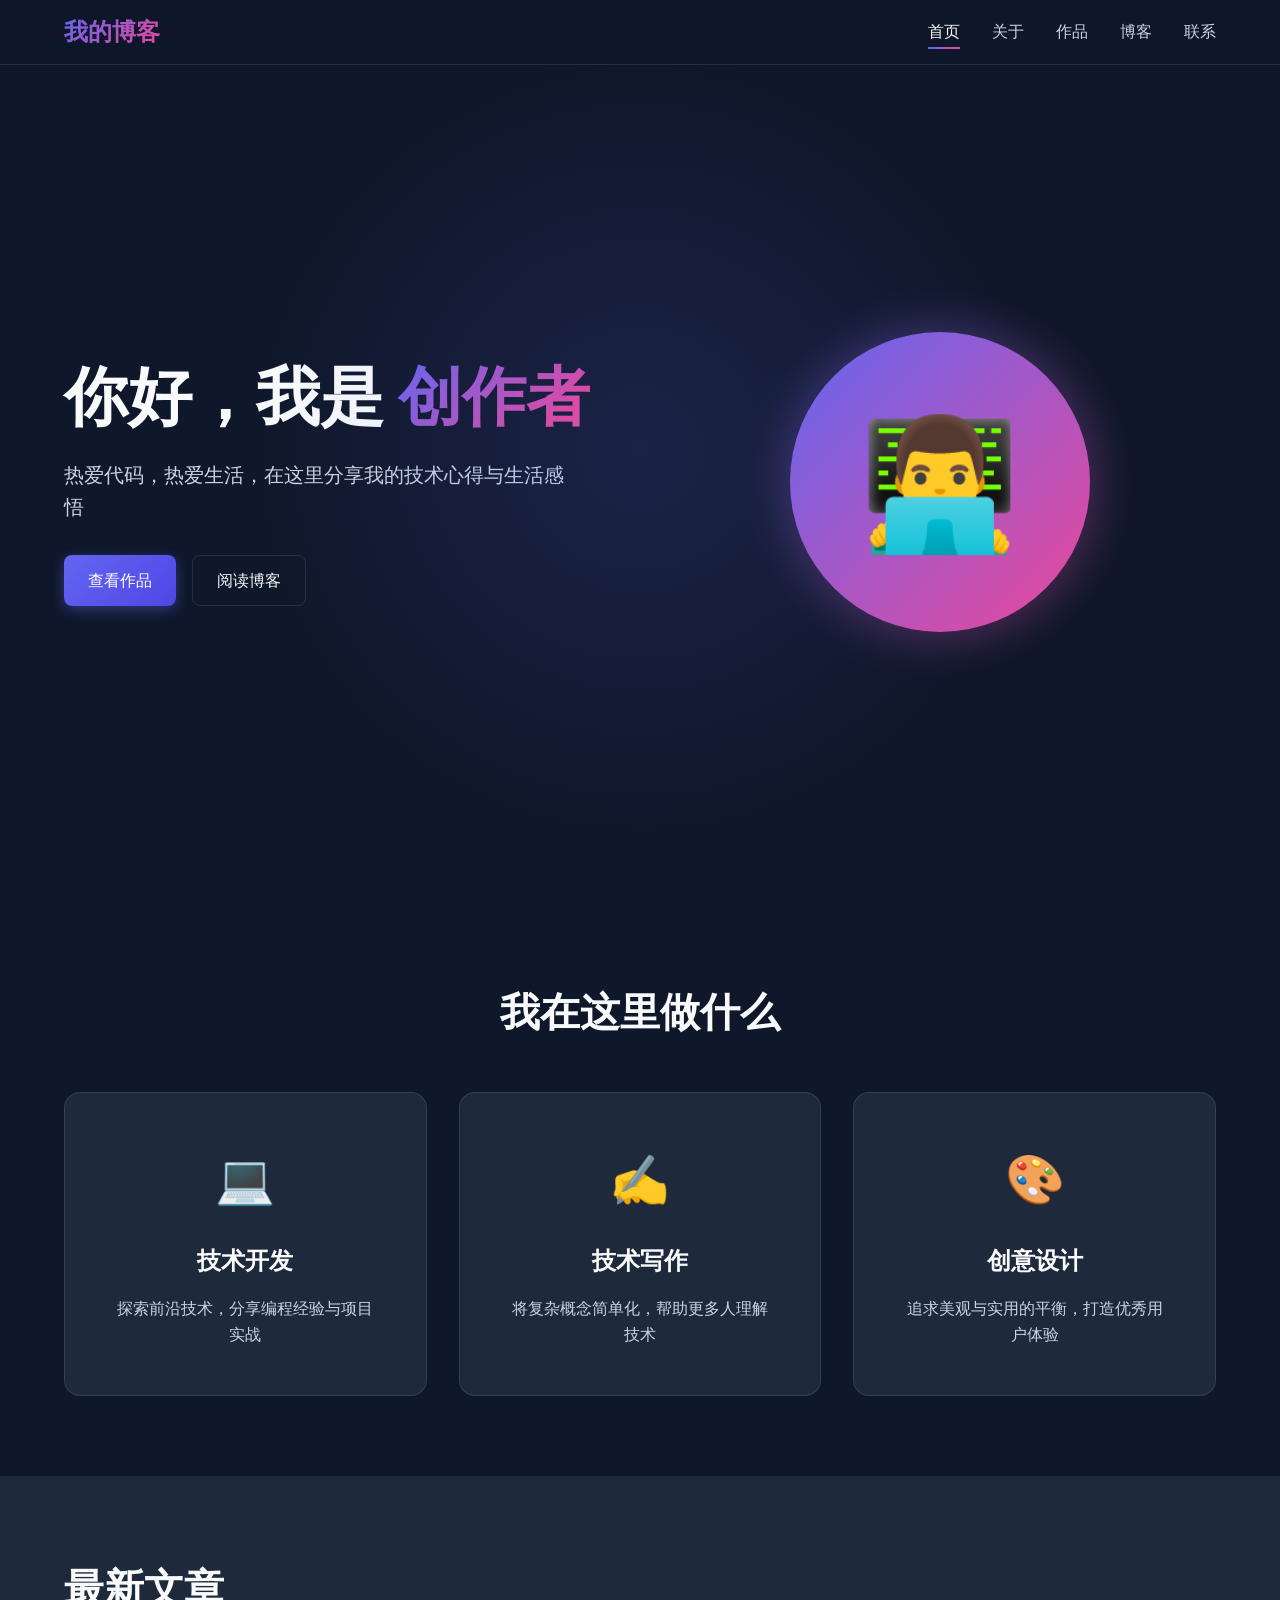
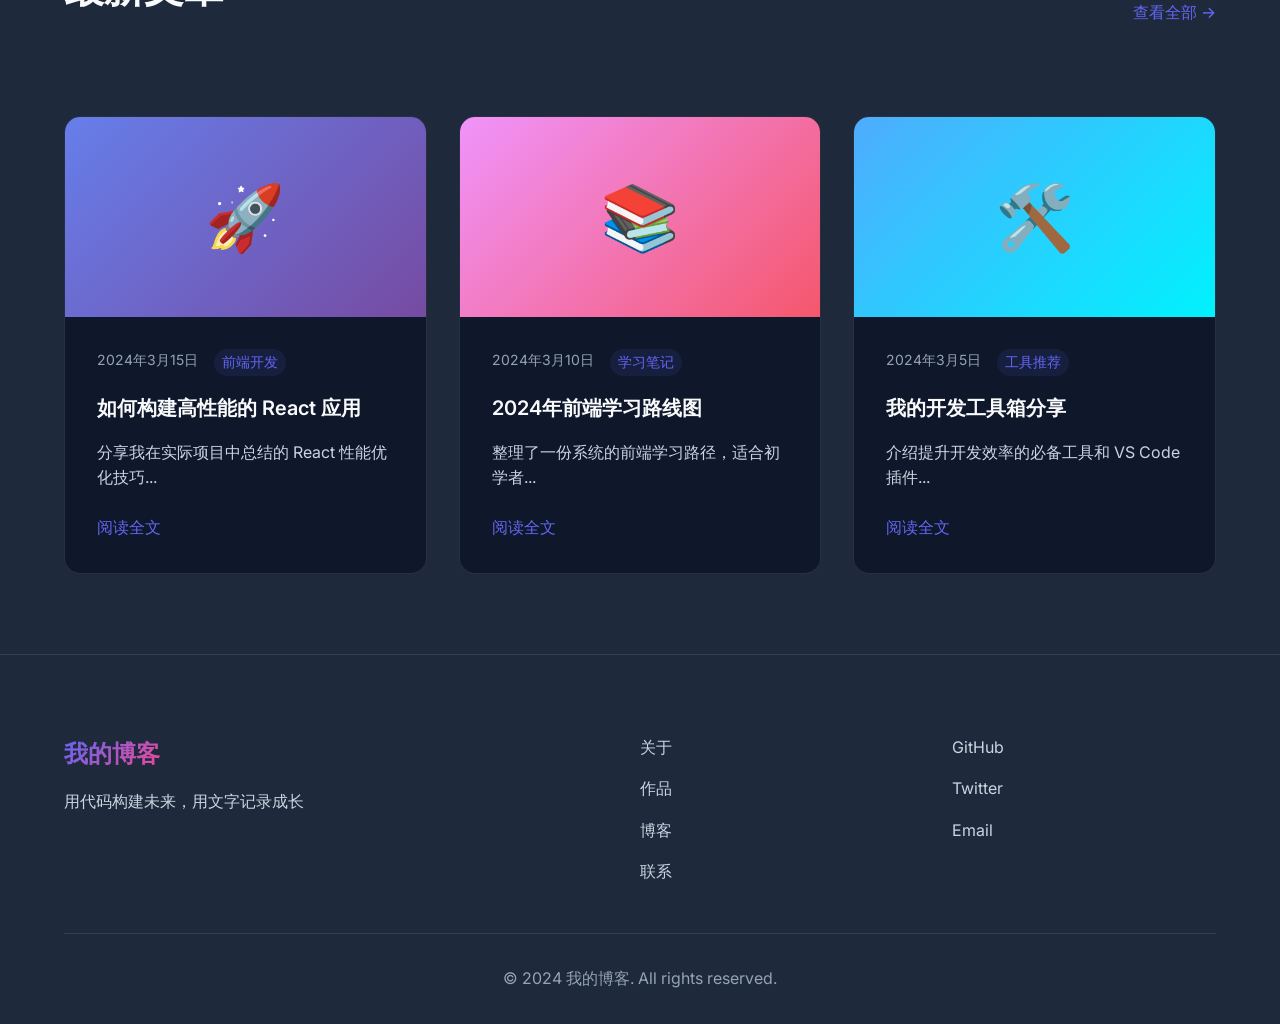
<file: index.html>
<!DOCTYPE html>
<html lang="zh-CN">
<head>
    <meta charset="UTF-8">
    <meta name="viewport" content="width=device-width, initial-scale=1.0">
    <title>我的博客 | 记录生活与代码</title>
    <link rel="stylesheet" href="css/style.css">
    <link rel="preconnect" href="https://fonts.googleapis.com">
    <link href="https://fonts.googleapis.com/css2?family=Inter:wght@300;400;500;600;700&display=swap" rel="stylesheet">
</head>
<body>
    <!-- 导航栏 -->
    <nav class="navbar">
        <div class="container">
            <a href="index.html" class="logo">我的博客</a>
            <button class="nav-toggle" aria-label="切换菜单">
                <span></span>
                <span></span>
                <span></span>
            </button>
            <ul class="nav-menu">
                <li><a href="index.html" class="active">首页</a></li>
                <li><a href="about.html">关于</a></li>
                <li><a href="projects.html">作品</a></li>
                <li><a href="blog.html">博客</a></li>
                <li><a href="contact.html">联系</a></li>
            </ul>
        </div>
    </nav>

    <!-- Hero 区域 -->
    <section class="hero">
        <div class="container">
            <div class="hero-content">
                <h1>你好，我是 <span class="gradient-text">创作者</span></h1>
                <p class="hero-subtitle">热爱代码，热爱生活，在这里分享我的技术心得与生活感悟</p>
                <div class="hero-buttons">
                    <a href="projects.html" class="btn btn-primary">查看作品</a>
                    <a href="blog.html" class="btn btn-secondary">阅读博客</a>
                </div>
            </div>
            <div class="hero-image">
                <div class="hero-avatar">
                    <span>👨‍💻</span>
                </div>
            </div>
        </div>
    </section>

    <!-- 特色介绍 -->
    <section class="features">
        <div class="container">
            <h2 class="section-title">我在这里做什么</h2>
            <div class="features-grid">
                <div class="feature-card">
                    <div class="feature-icon">💻</div>
                    <h3>技术开发</h3>
                    <p>探索前沿技术，分享编程经验与项目实战</p>
                </div>
                <div class="feature-card">
                    <div class="feature-icon">✍️</div>
                    <h3>技术写作</h3>
                    <p>将复杂概念简单化，帮助更多人理解技术</p>
                </div>
                <div class="feature-card">
                    <div class="feature-icon">🎨</div>
                    <h3>创意设计</h3>
                    <p>追求美观与实用的平衡，打造优秀用户体验</p>
                </div>
            </div>
        </div>
    </section>

    <!-- 最新文章 -->
    <section class="latest-posts">
        <div class="container">
            <div class="section-header">
                <h2 class="section-title">最新文章</h2>
                <a href="blog.html" class="view-all">查看全部 →</a>
            </div>
            <div class="posts-grid">
                <article class="post-card">
                    <div class="post-image" style="background: linear-gradient(135deg, #667eea 0%, #764ba2 100%);">
                        <span>🚀</span>
                    </div>
                    <div class="post-content">
                        <div class="post-meta">
                            <span class="post-date">2024年3月15日</span>
                            <span class="post-tag">前端开发</span>
                        </div>
                        <h3>如何构建高性能的 React 应用</h3>
                        <p>分享我在实际项目中总结的 React 性能优化技巧...</p>
                        <a href="#" class="read-more">阅读全文</a>
                    </div>
                </article>
                <article class="post-card">
                    <div class="post-image" style="background: linear-gradient(135deg, #f093fb 0%, #f5576c 100%);">
                        <span>📚</span>
                    </div>
                    <div class="post-content">
                        <div class="post-meta">
                            <span class="post-date">2024年3月10日</span>
                            <span class="post-tag">学习笔记</span>
                        </div>
                        <h3>2024年前端学习路线图</h3>
                        <p>整理了一份系统的前端学习路径，适合初学者...</p>
                        <a href="#" class="read-more">阅读全文</a>
                    </div>
                </article>
                <article class="post-card">
                    <div class="post-image" style="background: linear-gradient(135deg, #4facfe 0%, #00f2fe 100%);">
                        <span>🛠️</span>
                    </div>
                    <div class="post-content">
                        <div class="post-meta">
                            <span class="post-date">2024年3月5日</span>
                            <span class="post-tag">工具推荐</span>
                        </div>
                        <h3>我的开发工具箱分享</h3>
                        <p>介绍提升开发效率的必备工具和 VS Code 插件...</p>
                        <a href="#" class="read-more">阅读全文</a>
                    </div>
                </article>
            </div>
        </div>
    </section>

    <!-- 页脚 -->
    <footer class="footer">
        <div class="container">
            <div class="footer-content">
                <div class="footer-brand">
                    <a href="index.html" class="logo">我的博客</a>
                    <p>用代码构建未来，用文字记录成长</p>
                </div>
                <div class="footer-links">
                    <a href="about.html">关于</a>
                    <a href="projects.html">作品</a>
                    <a href="blog.html">博客</a>
                    <a href="contact.html">联系</a>
                </div>
                <div class="footer-social">
                    <a href="#" aria-label="GitHub">GitHub</a>
                    <a href="#" aria-label="Twitter">Twitter</a>
                    <a href="#" aria-label="邮箱">Email</a>
                </div>
            </div>
            <div class="footer-bottom">
                <p>&copy; 2024 我的博客. All rights reserved.</p>
            </div>
        </div>
    </footer>

    <script src="js/main.js"></script>
</body>
</html>
</file>
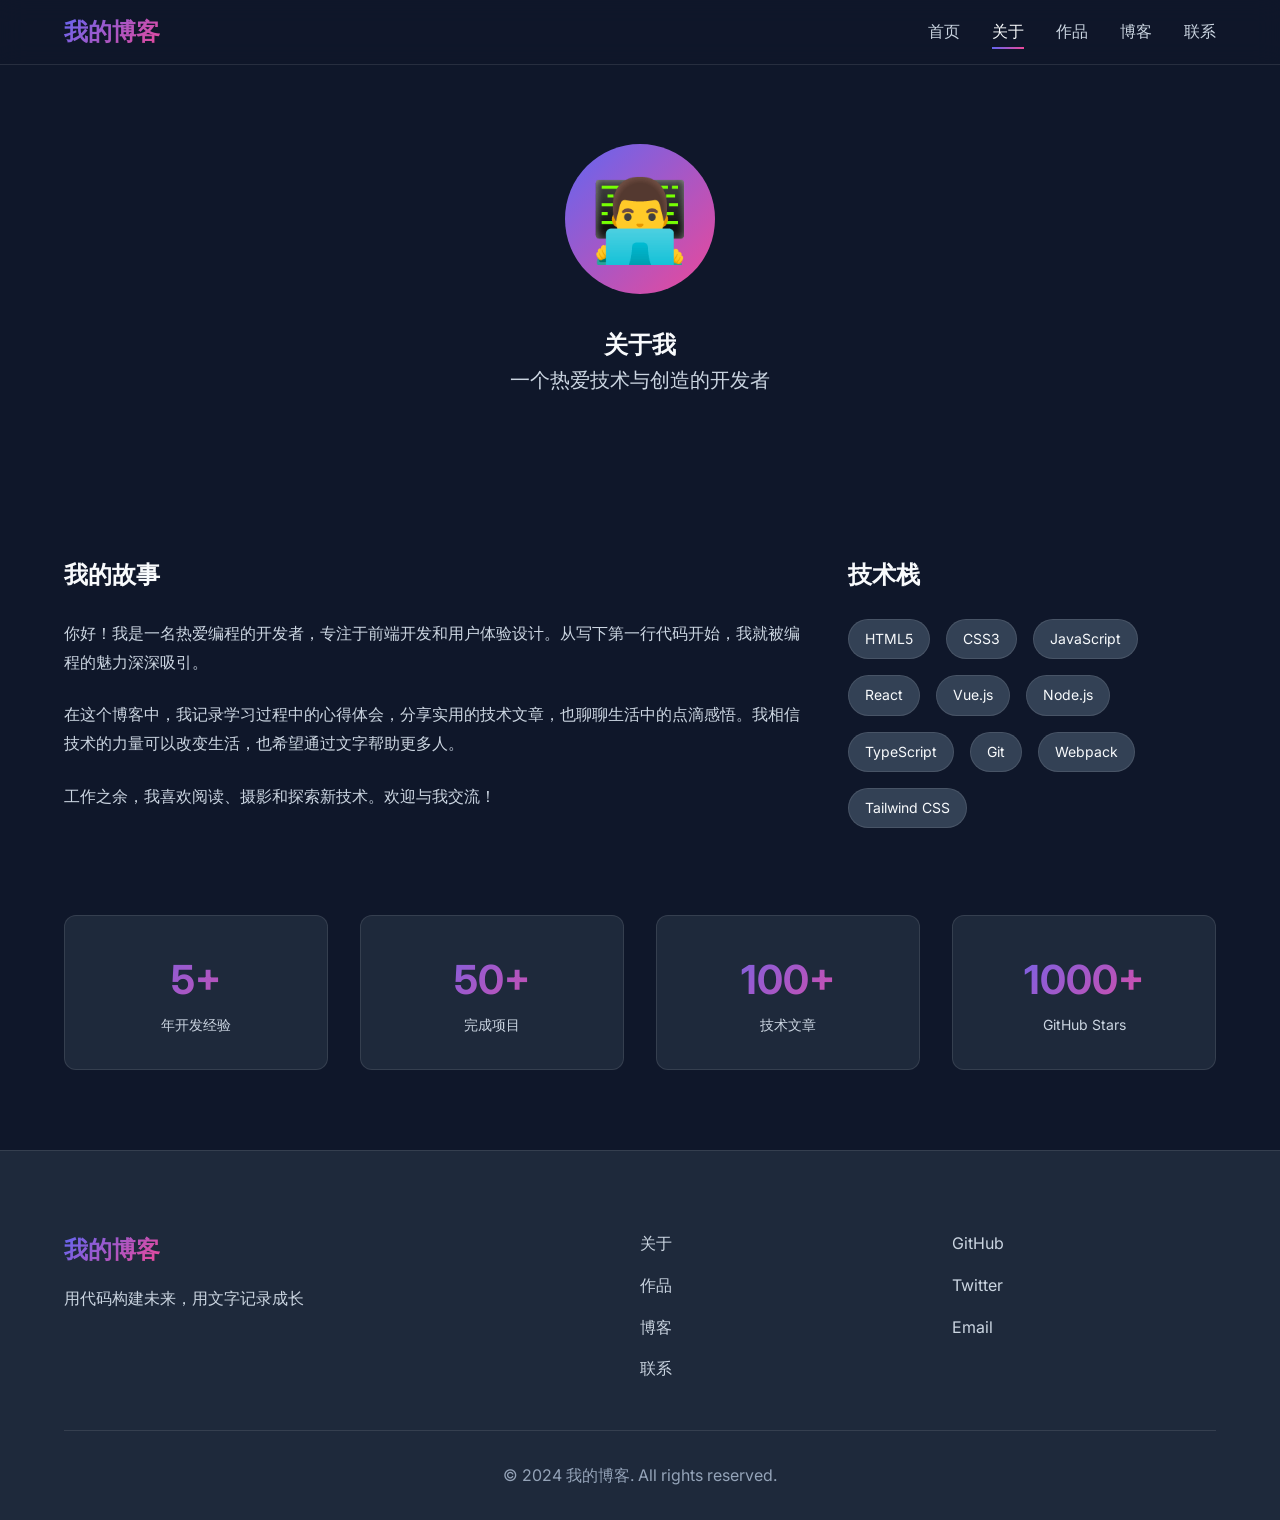
<file: about.html>
<!DOCTYPE html>
<html lang="zh-CN">
<head>
    <meta charset="UTF-8">
    <meta name="viewport" content="width=device-width, initial-scale=1.0">
    <title>关于我 | 我的博客</title>
    <link rel="stylesheet" href="css/style.css">
    <link rel="preconnect" href="https://fonts.googleapis.com">
    <link href="https://fonts.googleapis.com/css2?family=Inter:wght@300;400;500;600;700&display=swap" rel="stylesheet">
</head>
<body>
    <nav class="navbar">
        <div class="container">
            <a href="index.html" class="logo">我的博客</a>
            <button class="nav-toggle" aria-label="切换菜单">
                <span></span>
                <span></span>
                <span></span>
            </button>
            <ul class="nav-menu">
                <li><a href="index.html">首页</a></li>
                <li><a href="about.html" class="active">关于</a></li>
                <li><a href="projects.html">作品</a></li>
                <li><a href="blog.html">博客</a></li>
                <li><a href="contact.html">联系</a></li>
            </ul>
        </div>
    </nav>

    <main class="page-content">
        <section class="about-hero">
            <div class="container">
                <div class="about-header">
                    <div class="about-avatar">
                        <span>👨‍💻</span>
                    </div>
                    <h1>关于我</h1>
                    <p class="about-intro">一个热爱技术与创造的开发者</p>
                </div>
            </div>
        </section>

        <section class="about-content">
            <div class="container">
                <div class="about-grid">
                    <div class="about-story">
                        <h2>我的故事</h2>
                        <p>你好！我是一名热爱编程的开发者，专注于前端开发和用户体验设计。从写下第一行代码开始，我就被编程的魅力深深吸引。</p>
                        <p>在这个博客中，我记录学习过程中的心得体会，分享实用的技术文章，也聊聊生活中的点滴感悟。我相信技术的力量可以改变生活，也希望通过文字帮助更多人。</p>
                        <p>工作之余，我喜欢阅读、摄影和探索新技术。欢迎与我交流！</p>
                    </div>
                    <div class="about-skills">
                        <h2>技术栈</h2>
                        <div class="skill-tags">
                            <span class="skill-tag">HTML5</span>
                            <span class="skill-tag">CSS3</span>
                            <span class="skill-tag">JavaScript</span>
                            <span class="skill-tag">React</span>
                            <span class="skill-tag">Vue.js</span>
                            <span class="skill-tag">Node.js</span>
                            <span class="skill-tag">TypeScript</span>
                            <span class="skill-tag">Git</span>
                            <span class="skill-tag">Webpack</span>
                            <span class="skill-tag">Tailwind CSS</span>
                        </div>
                    </div>
                </div>

                <div class="about-stats">
                    <div class="stat-item">
                        <span class="stat-number">5+</span>
                        <span class="stat-label">年开发经验</span>
                    </div>
                    <div class="stat-item">
                        <span class="stat-number">50+</span>
                        <span class="stat-label">完成项目</span>
                    </div>
                    <div class="stat-item">
                        <span class="stat-number">100+</span>
                        <span class="stat-label">技术文章</span>
                    </div>
                    <div class="stat-item">
                        <span class="stat-number">1000+</span>
                        <span class="stat-label">GitHub Stars</span>
                    </div>
                </div>
            </div>
        </section>
    </main>

    <footer class="footer">
        <div class="container">
            <div class="footer-content">
                <div class="footer-brand">
                    <a href="index.html" class="logo">我的博客</a>
                    <p>用代码构建未来，用文字记录成长</p>
                </div>
                <div class="footer-links">
                    <a href="about.html">关于</a>
                    <a href="projects.html">作品</a>
                    <a href="blog.html">博客</a>
                    <a href="contact.html">联系</a>
                </div>
                <div class="footer-social">
                    <a href="#">GitHub</a>
                    <a href="#">Twitter</a>
                    <a href="#">Email</a>
                </div>
            </div>
            <div class="footer-bottom">
                <p>&copy; 2024 我的博客. All rights reserved.</p>
            </div>
        </div>
    </footer>

    <script src="js/main.js"></script>
</body>
</html>
</file>
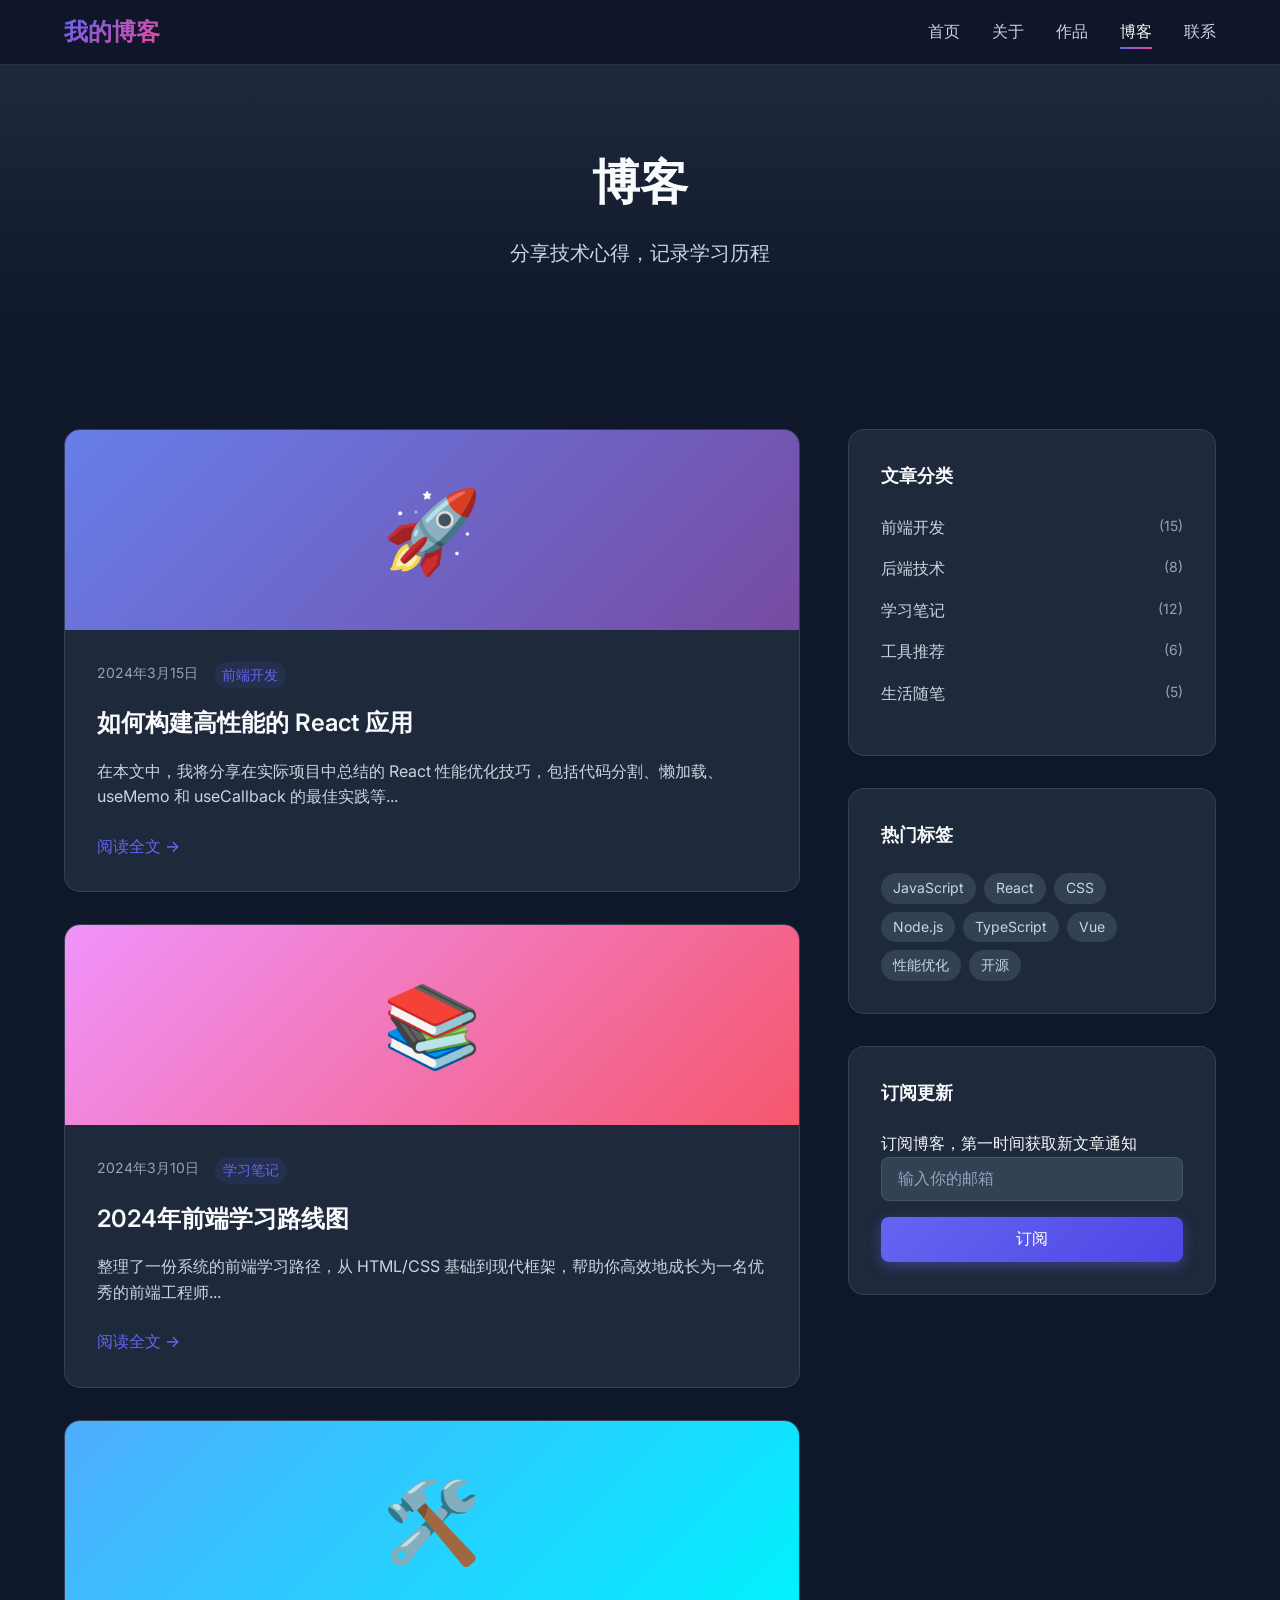
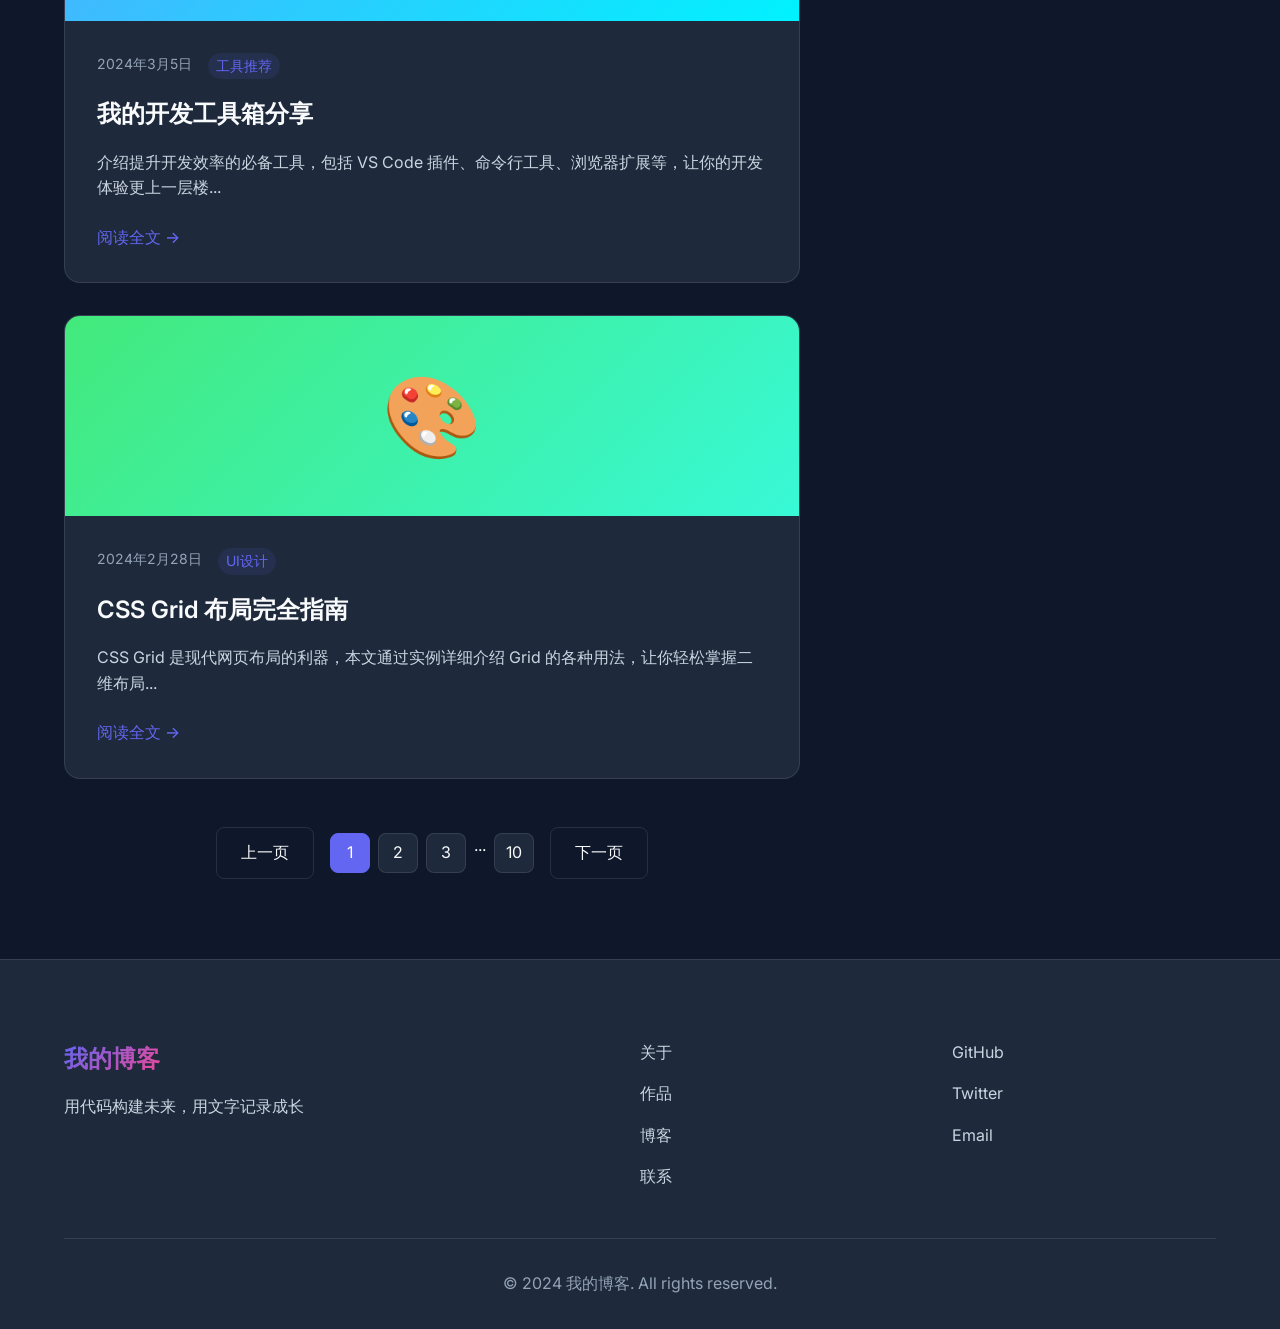
<file: blog.html>
<!DOCTYPE html>
<html lang="zh-CN">
<head>
    <meta charset="UTF-8">
    <meta name="viewport" content="width=device-width, initial-scale=1.0">
    <title>博客 | 我的博客</title>
    <link rel="stylesheet" href="css/style.css">
    <link rel="preconnect" href="https://fonts.googleapis.com">
    <link href="https://fonts.googleapis.com/css2?family=Inter:wght@300;400;500;600;700&display=swap" rel="stylesheet">
</head>
<body>
    <nav class="navbar">
        <div class="container">
            <a href="index.html" class="logo">我的博客</a>
            <button class="nav-toggle" aria-label="切换菜单">
                <span></span>
                <span></span>
                <span></span>
            </button>
            <ul class="nav-menu">
                <li><a href="index.html">首页</a></li>
                <li><a href="about.html">关于</a></li>
                <li><a href="projects.html">作品</a></li>
                <li><a href="blog.html" class="active">博客</a></li>
                <li><a href="contact.html">联系</a></li>
            </ul>
        </div>
    </nav>

    <main class="page-content">
        <section class="page-header">
            <div class="container">
                <h1>博客</h1>
                <p>分享技术心得，记录学习历程</p>
            </div>
        </section>

        <section class="blog-section">
            <div class="container">
                <div class="blog-layout">
                    <div class="blog-main">
                        <article class="blog-post">
                            <div class="post-thumbnail" style="background: linear-gradient(135deg, #667eea 0%, #764ba2 100%);">
                                <span>🚀</span>
                            </div>
                            <div class="post-body">
                                <div class="post-meta">
                                    <span class="post-date">2024年3月15日</span>
                                    <span class="post-tag">前端开发</span>
                                </div>
                                <h2><a href="#">如何构建高性能的 React 应用</a></h2>
                                <p>在本文中，我将分享在实际项目中总结的 React 性能优化技巧，包括代码分割、懒加载、useMemo 和 useCallback 的最佳实践等...</p>
                                <a href="#" class="read-more">阅读全文 →</a>
                            </div>
                        </article>

                        <article class="blog-post">
                            <div class="post-thumbnail" style="background: linear-gradient(135deg, #f093fb 0%, #f5576c 100%);">
                                <span>📚</span>
                            </div>
                            <div class="post-body">
                                <div class="post-meta">
                                    <span class="post-date">2024年3月10日</span>
                                    <span class="post-tag">学习笔记</span>
                                </div>
                                <h2><a href="#">2024年前端学习路线图</a></h2>
                                <p>整理了一份系统的前端学习路径，从 HTML/CSS 基础到现代框架，帮助你高效地成长为一名优秀的前端工程师...</p>
                                <a href="#" class="read-more">阅读全文 →</a>
                            </div>
                        </article>

                        <article class="blog-post">
                            <div class="post-thumbnail" style="background: linear-gradient(135deg, #4facfe 0%, #00f2fe 100%);">
                                <span>🛠️</span>
                            </div>
                            <div class="post-body">
                                <div class="post-meta">
                                    <span class="post-date">2024年3月5日</span>
                                    <span class="post-tag">工具推荐</span>
                                </div>
                                <h2><a href="#">我的开发工具箱分享</a></h2>
                                <p>介绍提升开发效率的必备工具，包括 VS Code 插件、命令行工具、浏览器扩展等，让你的开发体验更上一层楼...</p>
                                <a href="#" class="read-more">阅读全文 →</a>
                            </div>
                        </article>

                        <article class="blog-post">
                            <div class="post-thumbnail" style="background: linear-gradient(135deg, #43e97b 0%, #38f9d7 100%);">
                                <span>🎨</span>
                            </div>
                            <div class="post-body">
                                <div class="post-meta">
                                    <span class="post-date">2024年2月28日</span>
                                    <span class="post-tag">UI设计</span>
                                </div>
                                <h2><a href="#">CSS Grid 布局完全指南</a></h2>
                                <p>CSS Grid 是现代网页布局的利器，本文通过实例详细介绍 Grid 的各种用法，让你轻松掌握二维布局...</p>
                                <a href="#" class="read-more">阅读全文 →</a>
                            </div>
                        </article>

                        <div class="pagination">
                            <a href="#" class="btn btn-secondary">上一页</a>
                            <span class="page-numbers">
                                <a href="#" class="active">1</a>
                                <a href="#">2</a>
                                <a href="#">3</a>
                                <span>...</span>
                                <a href="#">10</a>
                            </span>
                            <a href="#" class="btn btn-secondary">下一页</a>
                        </div>
                    </div>

                    <aside class="blog-sidebar">
                        <div class="sidebar-widget">
                            <h3>文章分类</h3>
                            <ul class="category-list">
                                <li><a href="#">前端开发 <span>(15)</span></a></li>
                                <li><a href="#">后端技术 <span>(8)</span></a></li>
                                <li><a href="#">学习笔记 <span>(12)</span></a></li>
                                <li><a href="#">工具推荐 <span>(6)</span></a></li>
                                <li><a href="#">生活随笔 <span>(5)</span></a></li>
                            </ul>
                        </div>

                        <div class="sidebar-widget">
                            <h3>热门标签</h3>
                            <div class="tag-cloud">
                                <a href="#" class="tag">JavaScript</a>
                                <a href="#" class="tag">React</a>
                                <a href="#" class="tag">CSS</a>
                                <a href="#" class="tag">Node.js</a>
                                <a href="#" class="tag">TypeScript</a>
                                <a href="#" class="tag">Vue</a>
                                <a href="#" class="tag">性能优化</a>
                                <a href="#" class="tag">开源</a>
                            </div>
                        </div>

                        <div class="sidebar-widget">
                            <h3>订阅更新</h3>
                            <p>订阅博客，第一时间获取新文章通知</p>
                            <form class="subscribe-form">
                                <input type="email" placeholder="输入你的邮箱" required>
                                <button type="submit" class="btn btn-primary">订阅</button>
                            </form>
                        </div>
                    </aside>
                </div>
            </div>
        </section>
    </main>

    <footer class="footer">
        <div class="container">
            <div class="footer-content">
                <div class="footer-brand">
                    <a href="index.html" class="logo">我的博客</a>
                    <p>用代码构建未来，用文字记录成长</p>
                </div>
                <div class="footer-links">
                    <a href="about.html">关于</a>
                    <a href="projects.html">作品</a>
                    <a href="blog.html">博客</a>
                    <a href="contact.html">联系</a>
                </div>
                <div class="footer-social">
                    <a href="#">GitHub</a>
                    <a href="#">Twitter</a>
                    <a href="#">Email</a>
                </div>
            </div>
            <div class="footer-bottom">
                <p>&copy; 2024 我的博客. All rights reserved.</p>
            </div>
        </div>
    </footer>

    <script src="js/main.js"></script>
</body>
</html>
</file>
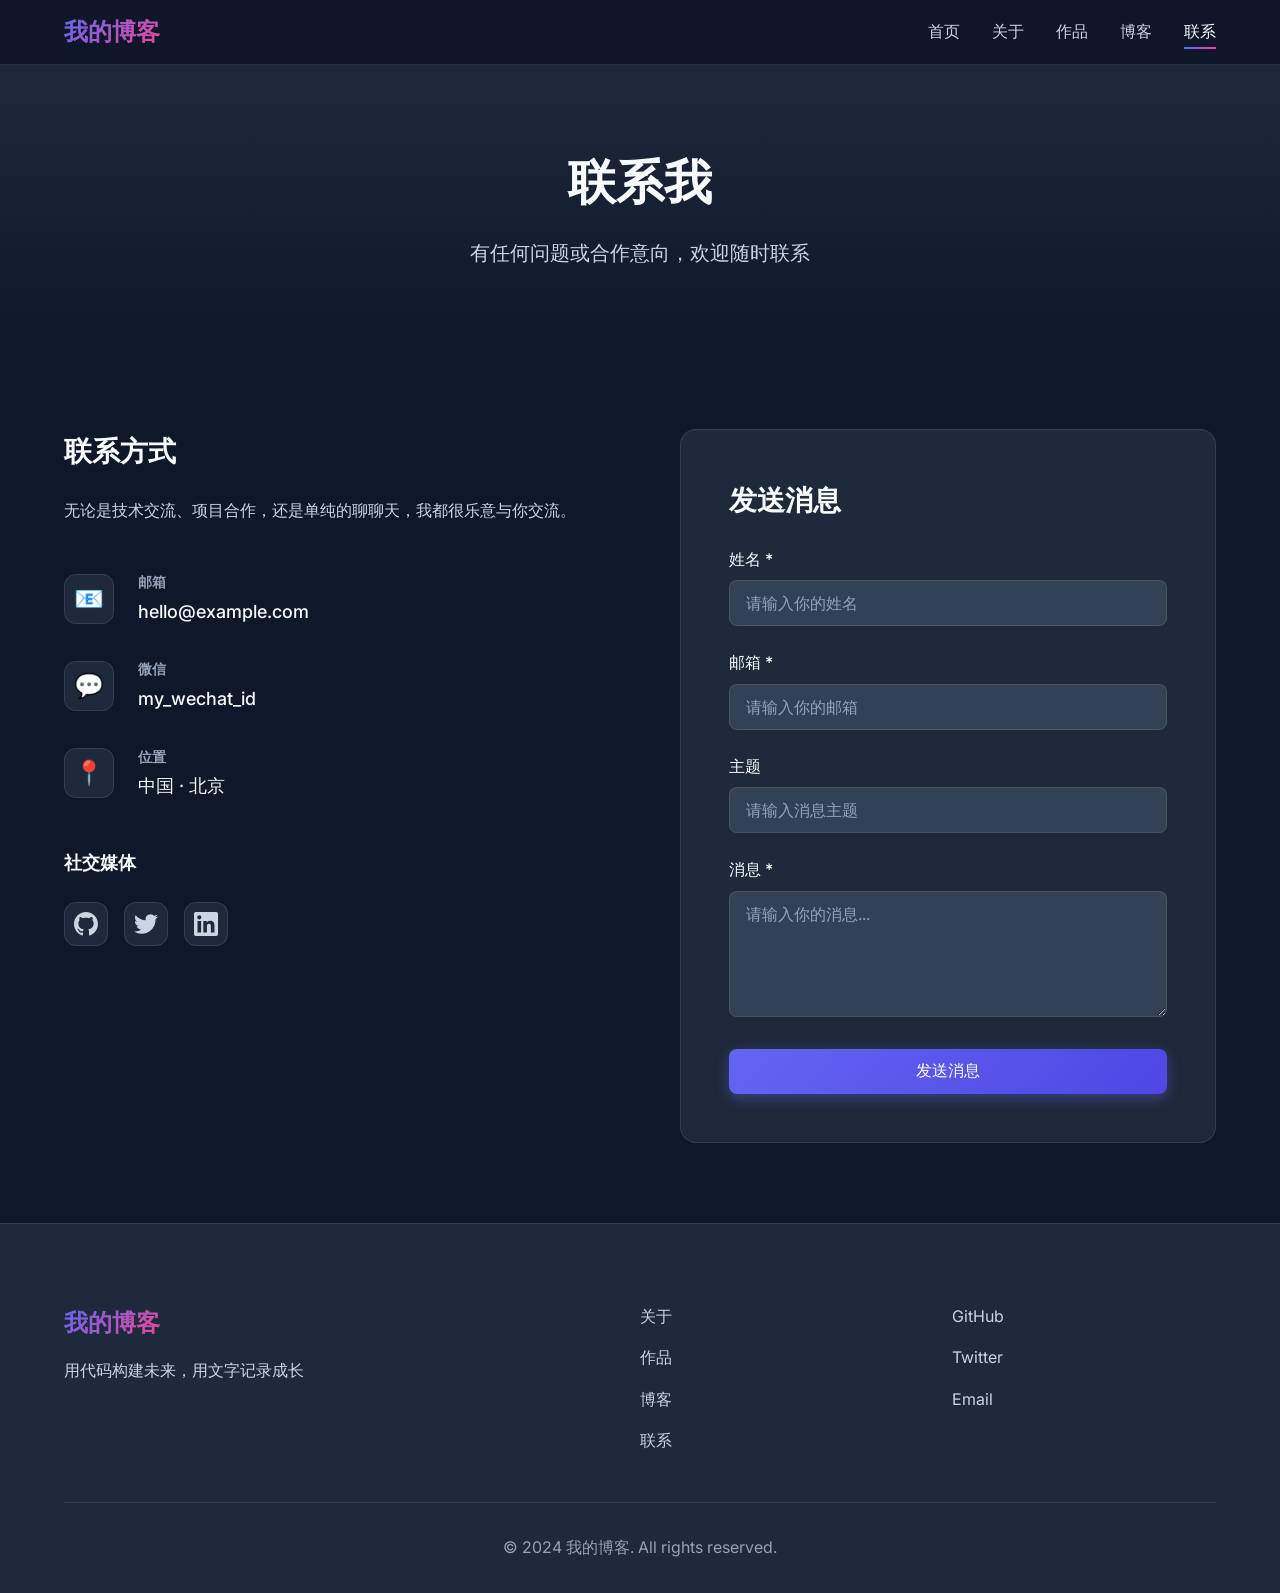
<file: contact.html>
<!DOCTYPE html>
<html lang="zh-CN">
<head>
    <meta charset="UTF-8">
    <meta name="viewport" content="width=device-width, initial-scale=1.0">
    <title>联系我 | 我的博客</title>
    <link rel="stylesheet" href="css/style.css">
    <link rel="preconnect" href="https://fonts.googleapis.com">
    <link href="https://fonts.googleapis.com/css2?family=Inter:wght@300;400;500;600;700&display=swap" rel="stylesheet">
</head>
<body>
    <nav class="navbar">
        <div class="container">
            <a href="index.html" class="logo">我的博客</a>
            <button class="nav-toggle" aria-label="切换菜单">
                <span></span>
                <span></span>
                <span></span>
            </button>
            <ul class="nav-menu">
                <li><a href="index.html">首页</a></li>
                <li><a href="about.html">关于</a></li>
                <li><a href="projects.html">作品</a></li>
                <li><a href="blog.html">博客</a></li>
                <li><a href="contact.html" class="active">联系</a></li>
            </ul>
        </div>
    </nav>

    <main class="page-content">
        <section class="page-header">
            <div class="container">
                <h1>联系我</h1>
                <p>有任何问题或合作意向，欢迎随时联系</p>
            </div>
        </section>

        <section class="contact-section">
            <div class="container">
                <div class="contact-grid">
                    <div class="contact-info">
                        <h2>联系方式</h2>
                        <p>无论是技术交流、项目合作，还是单纯的聊聊天，我都很乐意与你交流。</p>
                        
                        <div class="contact-methods">
                            <div class="contact-item">
                                <div class="contact-icon">📧</div>
                                <div class="contact-detail">
                                    <h3>邮箱</h3>
                                    <p>hello@example.com</p>
                                </div>
                            </div>
                            <div class="contact-item">
                                <div class="contact-icon">💬</div>
                                <div class="contact-detail">
                                    <h3>微信</h3>
                                    <p>my_wechat_id</p>
                                </div>
                            </div>
                            <div class="contact-item">
                                <div class="contact-icon">📍</div>
                                <div class="contact-detail">
                                    <h3>位置</h3>
                                    <p>中国 · 北京</p>
                                </div>
                            </div>
                        </div>

                        <div class="social-links">
                            <h3>社交媒体</h3>
                            <div class="social-icons">
                                <a href="#" class="social-icon" aria-label="GitHub">
                                    <svg width="24" height="24" viewBox="0 0 24 24" fill="currentColor">
                                        <path d="M12 0c-6.626 0-12 5.373-12 12 0 5.302 3.438 9.8 8.207 11.387.599.111.793-.261.793-.577v-2.234c-3.338.726-4.033-1.416-4.033-1.416-.546-1.387-1.333-1.756-1.333-1.756-1.089-.745.083-.729.083-.729 1.205.084 1.839 1.237 1.839 1.237 1.07 1.834 2.807 1.304 3.492.997.107-.775.418-1.305.762-1.604-2.665-.305-5.467-1.334-5.467-5.931 0-1.311.469-2.381 1.236-3.221-.124-.303-.535-1.524.117-3.176 0 0 1.008-.322 3.301 1.23.957-.266 1.983-.399 3.003-.404 1.02.005 2.047.138 3.006.404 2.291-1.552 3.297-1.23 3.297-1.23.653 1.653.242 2.874.118 3.176.77.84 1.235 1.911 1.235 3.221 0 4.609-2.807 5.624-5.479 5.921.43.372.823 1.102.823 2.222v3.293c0 .319.192.694.801.576 4.765-1.589 8.199-6.086 8.199-11.386 0-6.627-5.373-12-12-12z"/>
                                    </svg>
                                </a>
                                <a href="#" class="social-icon" aria-label="Twitter">
                                    <svg width="24" height="24" viewBox="0 0 24 24" fill="currentColor">
                                        <path d="M23.953 4.57a10 10 0 01-2.825.775 4.958 4.958 0 002.163-2.723c-.951.555-2.005.959-3.127 1.184a4.92 4.92 0 00-8.384 4.482C7.69 8.095 4.067 6.13 1.64 3.162a4.822 4.822 0 00-.666 2.475c0 1.71.87 3.213 2.188 4.096a4.904 4.904 0 01-2.228-.616v.06a4.923 4.923 0 003.946 4.827 4.996 4.996 0 01-2.212.085 4.936 4.936 0 004.604 3.417 9.867 9.867 0 01-6.102 2.105c-.39 0-.779-.023-1.17-.067a13.995 13.995 0 007.557 2.209c9.053 0 13.998-7.496 13.998-13.985 0-.21 0-.42-.015-.63A9.935 9.935 0 0024 4.59z"/>
                                    </svg>
                                </a>
                                <a href="#" class="social-icon" aria-label="LinkedIn">
                                    <svg width="24" height="24" viewBox="0 0 24 24" fill="currentColor">
                                        <path d="M20.447 20.452h-3.554v-5.569c0-1.328-.027-3.037-1.852-3.037-1.853 0-2.136 1.445-2.136 2.939v5.667H9.351V9h3.414v1.561h.046c.477-.9 1.637-1.85 3.37-1.85 3.601 0 4.267 2.37 4.267 5.455v6.286zM5.337 7.433c-1.144 0-2.063-.926-2.063-2.065 0-1.138.92-2.063 2.063-2.063 1.14 0 2.064.925 2.064 2.063 0 1.139-.925 2.065-2.064 2.065zm1.782 13.019H3.555V9h3.564v11.452zM22.225 0H1.771C.792 0 0 .774 0 1.729v20.542C0 23.227.792 24 1.771 24h20.451C23.2 24 24 23.227 24 22.271V1.729C24 .774 23.2 0 22.222 0h.003z"/>
                                    </svg>
                                </a>
                            </div>
                        </div>
                    </div>

                    <div class="contact-form-wrapper">
                        <h2>发送消息</h2>
                        <form class="contact-form" id="contactForm">
                            <div class="form-group">
                                <label for="name">姓名 *</label>
                                <input type="text" id="name" name="name" required placeholder="请输入你的姓名">
                            </div>
                            <div class="form-group">
                                <label for="email">邮箱 *</label>
                                <input type="email" id="email" name="email" required placeholder="请输入你的邮箱">
                            </div>
                            <div class="form-group">
                                <label for="subject">主题</label>
                                <input type="text" id="subject" name="subject" placeholder="请输入消息主题">
                            </div>
                            <div class="form-group">
                                <label for="message">消息 *</label>
                                <textarea id="message" name="message" rows="5" required placeholder="请输入你的消息..."></textarea>
                            </div>
                            <button type="submit" class="btn btn-primary btn-block">发送消息</button>
                        </form>
                    </div>
                </div>
            </div>
        </section>
    </main>

    <footer class="footer">
        <div class="container">
            <div class="footer-content">
                <div class="footer-brand">
                    <a href="index.html" class="logo">我的博客</a>
                    <p>用代码构建未来，用文字记录成长</p>
                </div>
                <div class="footer-links">
                    <a href="about.html">关于</a>
                    <a href="projects.html">作品</a>
                    <a href="blog.html">博客</a>
                    <a href="contact.html">联系</a>
                </div>
                <div class="footer-social">
                    <a href="#">GitHub</a>
                    <a href="#">Twitter</a>
                    <a href="#">Email</a>
                </div>
            </div>
            <div class="footer-bottom">
                <p>&copy; 2024 我的博客. All rights reserved.</p>
            </div>
        </div>
    </footer>

    <script src="js/main.js"></script>
</body>
</html>
</file>
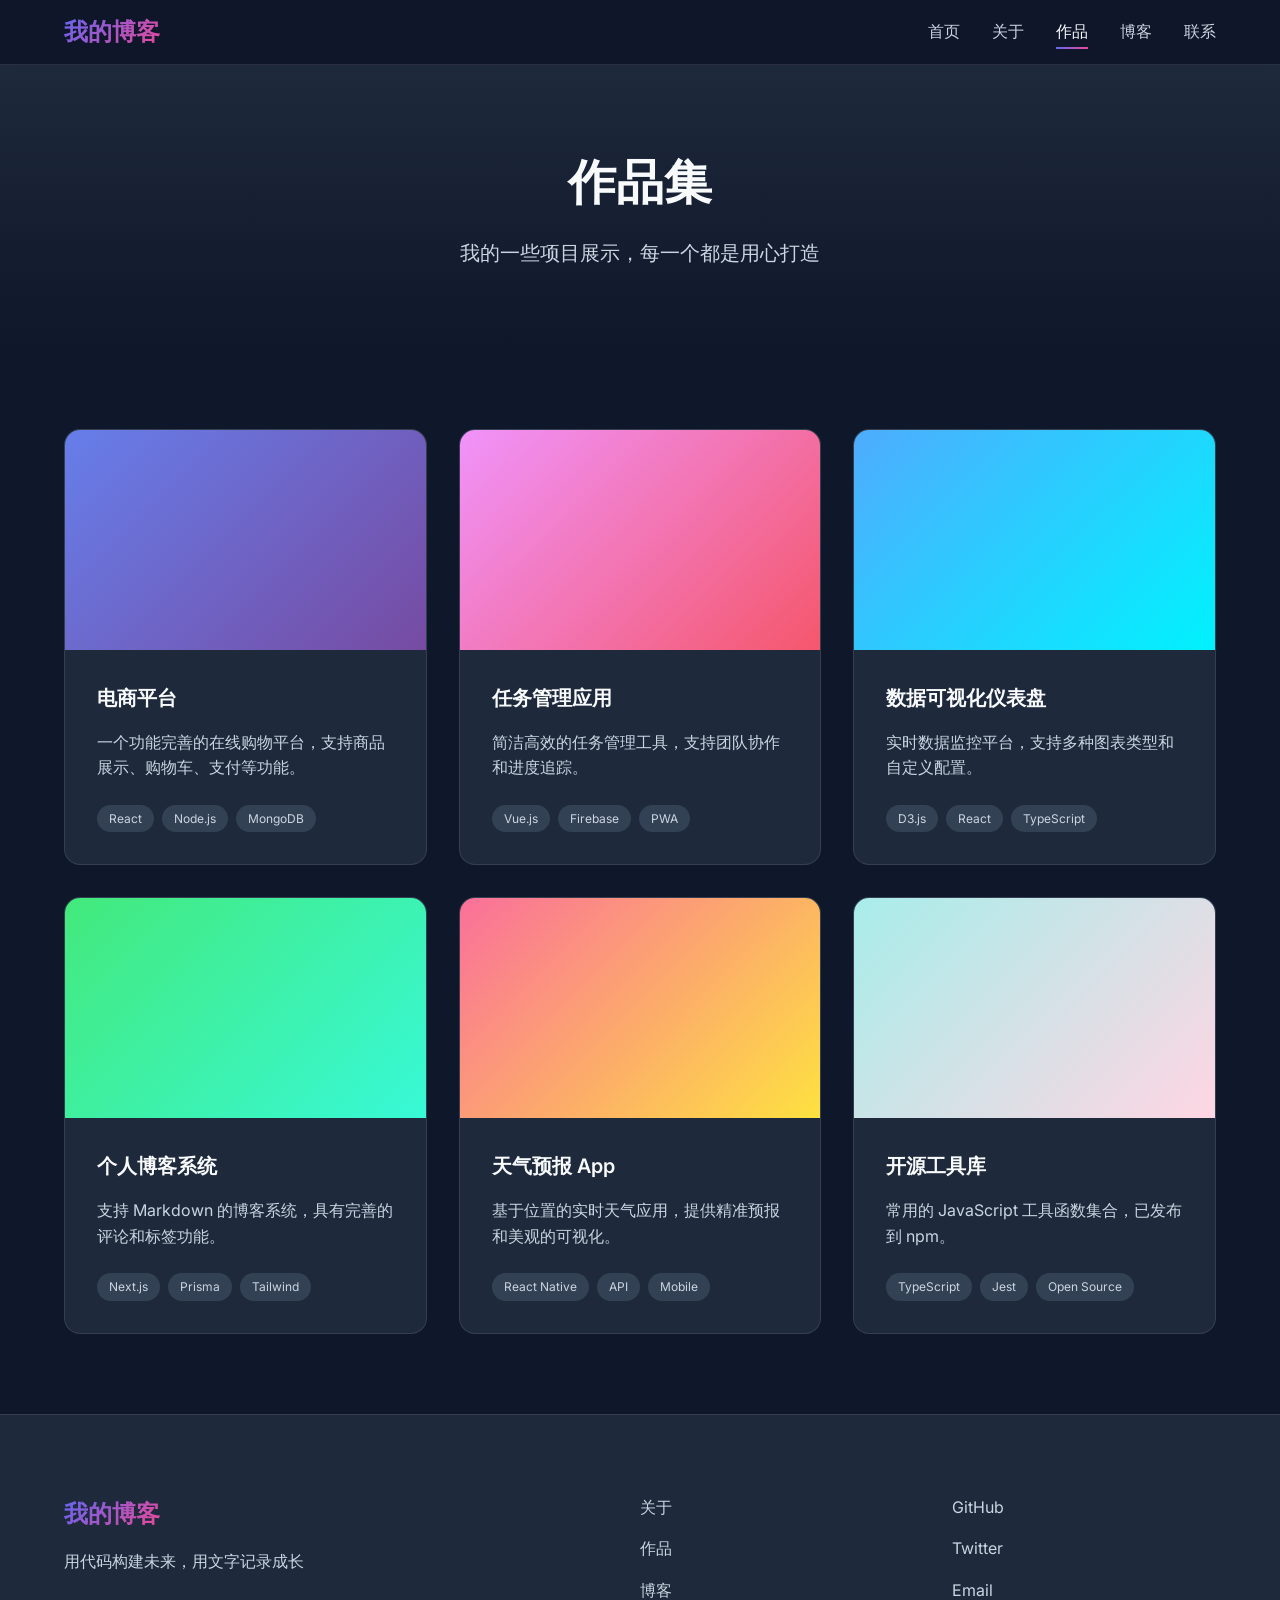
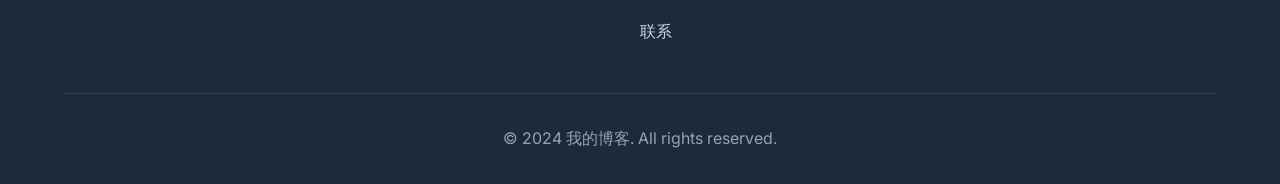
<file: projects.html>
<!DOCTYPE html>
<html lang="zh-CN">
<head>
    <meta charset="UTF-8">
    <meta name="viewport" content="width=device-width, initial-scale=1.0">
    <title>作品集 | 我的博客</title>
    <link rel="stylesheet" href="css/style.css">
    <link rel="preconnect" href="https://fonts.googleapis.com">
    <link href="https://fonts.googleapis.com/css2?family=Inter:wght@300;400;500;600;700&display=swap" rel="stylesheet">
</head>
<body>
    <nav class="navbar">
        <div class="container">
            <a href="index.html" class="logo">我的博客</a>
            <button class="nav-toggle" aria-label="切换菜单">
                <span></span>
                <span></span>
                <span></span>
            </button>
            <ul class="nav-menu">
                <li><a href="index.html">首页</a></li>
                <li><a href="about.html">关于</a></li>
                <li><a href="projects.html" class="active">作品</a></li>
                <li><a href="blog.html">博客</a></li>
                <li><a href="contact.html">联系</a></li>
            </ul>
        </div>
    </nav>

    <main class="page-content">
        <section class="page-header">
            <div class="container">
                <h1>作品集</h1>
                <p>我的一些项目展示，每一个都是用心打造</p>
            </div>
        </section>

        <section class="projects-section">
            <div class="container">
                <div class="projects-grid">
                    <article class="project-card">
                        <div class="project-image" style="background: linear-gradient(135deg, #667eea 0%, #764ba2 100%);">
                            <div class="project-overlay">
                                <a href="#" class="btn btn-light">查看项目</a>
                            </div>
                        </div>
                        <div class="project-content">
                            <h3>电商平台</h3>
                            <p>一个功能完善的在线购物平台，支持商品展示、购物车、支付等功能。</p>
                            <div class="project-tags">
                                <span>React</span>
                                <span>Node.js</span>
                                <span>MongoDB</span>
                            </div>
                        </div>
                    </article>

                    <article class="project-card">
                        <div class="project-image" style="background: linear-gradient(135deg, #f093fb 0%, #f5576c 100%);">
                            <div class="project-overlay">
                                <a href="#" class="btn btn-light">查看项目</a>
                            </div>
                        </div>
                        <div class="project-content">
                            <h3>任务管理应用</h3>
                            <p>简洁高效的任务管理工具，支持团队协作和进度追踪。</p>
                            <div class="project-tags">
                                <span>Vue.js</span>
                                <span>Firebase</span>
                                <span>PWA</span>
                            </div>
                        </div>
                    </article>

                    <article class="project-card">
                        <div class="project-image" style="background: linear-gradient(135deg, #4facfe 0%, #00f2fe 100%);">
                            <div class="project-overlay">
                                <a href="#" class="btn btn-light">查看项目</a>
                            </div>
                        </div>
                        <div class="project-content">
                            <h3>数据可视化仪表盘</h3>
                            <p>实时数据监控平台，支持多种图表类型和自定义配置。</p>
                            <div class="project-tags">
                                <span>D3.js</span>
                                <span>React</span>
                                <span>TypeScript</span>
                            </div>
                        </div>
                    </article>

                    <article class="project-card">
                        <div class="project-image" style="background: linear-gradient(135deg, #43e97b 0%, #38f9d7 100%);">
                            <div class="project-overlay">
                                <a href="#" class="btn btn-light">查看项目</a>
                            </div>
                        </div>
                        <div class="project-content">
                            <h3>个人博客系统</h3>
                            <p>支持 Markdown 的博客系统，具有完善的评论和标签功能。</p>
                            <div class="project-tags">
                                <span>Next.js</span>
                                <span>Prisma</span>
                                <span>Tailwind</span>
                            </div>
                        </div>
                    </article>

                    <article class="project-card">
                        <div class="project-image" style="background: linear-gradient(135deg, #fa709a 0%, #fee140 100%);">
                            <div class="project-overlay">
                                <a href="#" class="btn btn-light">查看项目</a>
                            </div>
                        </div>
                        <div class="project-content">
                            <h3>天气预报 App</h3>
                            <p>基于位置的实时天气应用，提供精准预报和美观的可视化。</p>
                            <div class="project-tags">
                                <span>React Native</span>
                                <span>API</span>
                                <span>Mobile</span>
                            </div>
                        </div>
                    </article>

                    <article class="project-card">
                        <div class="project-image" style="background: linear-gradient(135deg, #a8edea 0%, #fed6e3 100%);">
                            <div class="project-overlay">
                                <a href="#" class="btn btn-light">查看项目</a>
                            </div>
                        </div>
                        <div class="project-content">
                            <h3>开源工具库</h3>
                            <p>常用的 JavaScript 工具函数集合，已发布到 npm。</p>
                            <div class="project-tags">
                                <span>TypeScript</span>
                                <span>Jest</span>
                                <span>Open Source</span>
                            </div>
                        </div>
                    </article>
                </div>
            </div>
        </section>
    </main>

    <footer class="footer">
        <div class="container">
            <div class="footer-content">
                <div class="footer-brand">
                    <a href="index.html" class="logo">我的博客</a>
                    <p>用代码构建未来，用文字记录成长</p>
                </div>
                <div class="footer-links">
                    <a href="about.html">关于</a>
                    <a href="projects.html">作品</a>
                    <a href="blog.html">博客</a>
                    <a href="contact.html">联系</a>
                </div>
                <div class="footer-social">
                    <a href="#">GitHub</a>
                    <a href="#">Twitter</a>
                    <a href="#">Email</a>
                </div>
            </div>
            <div class="footer-bottom">
                <p>&copy; 2024 我的博客. All rights reserved.</p>
            </div>
        </div>
    </footer>

    <script src="js/main.js"></script>
</body>
</html>
</file>
<file: css/style.css>
/* ==================== 基础样式重置 ==================== */
*, *::before, *::after {
    box-sizing: border-box;
    margin: 0;
    padding: 0;
}

:root {
    /* 颜色系统 */
    --primary-color: #6366f1;
    --primary-dark: #4f46e5;
    --primary-light: #818cf8;
    --secondary-color: #ec4899;
    --accent-color: #06b6d4;
    
    /* 背景色 */
    --bg-primary: #0f172a;
    --bg-secondary: #1e293b;
    --bg-tertiary: #334155;
    
    /* 文字色 */
    --text-primary: #f8fafc;
    --text-secondary: #cbd5e1;
    --text-muted: #94a3b8;
    
    /* 边框和阴影 */
    --border-color: rgba(255, 255, 255, 0.1);
    --shadow-sm: 0 1px 2px 0 rgba(0, 0, 0, 0.05);
    --shadow-md: 0 4px 6px -1px rgba(0, 0, 0, 0.1);
    --shadow-lg: 0 10px 15px -3px rgba(0, 0, 0, 0.1);
    --shadow-glow: 0 0 40px rgba(99, 102, 241, 0.3);
    
    /* 间距 */
    --space-xs: 0.5rem;
    --space-sm: 1rem;
    --space-md: 1.5rem;
    --space-lg: 2rem;
    --space-xl: 3rem;
    --space-2xl: 5rem;
    
    /* 圆角 */
    --radius-sm: 0.375rem;
    --radius-md: 0.5rem;
    --radius-lg: 0.75rem;
    --radius-xl: 1rem;
    --radius-full: 9999px;
    
    /* 字体 */
    --font-family: 'Inter', -apple-system, BlinkMacSystemFont, 'Segoe UI', Roboto, sans-serif;
    --font-mono: 'Fira Code', monospace;
}

html {
    scroll-behavior: smooth;
}

body {
    font-family: var(--font-family);
    background-color: var(--bg-primary);
    color: var(--text-primary);
    line-height: 1.6;
    min-height: 100vh;
}

a {
    color: inherit;
    text-decoration: none;
}

img {
    max-width: 100%;
    height: auto;
    display: block;
}

/* ==================== 布局容器 ==================== */
.container {
    width: 100%;
    max-width: 1200px;
    margin: 0 auto;
    padding: 0 var(--space-md);
}

/* ==================== 导航栏 ==================== */
.navbar {
    position: fixed;
    top: 0;
    left: 0;
    right: 0;
    z-index: 1000;
    background: rgba(15, 23, 42, 0.8);
    backdrop-filter: blur(12px);
    border-bottom: 1px solid var(--border-color);
    transition: all 0.3s ease;
}

.navbar .container {
    display: flex;
    align-items: center;
    justify-content: space-between;
    height: 64px;
}

.logo {
    font-size: 1.5rem;
    font-weight: 700;
    background: linear-gradient(135deg, var(--primary-color), var(--secondary-color));
    -webkit-background-clip: text;
    -webkit-text-fill-color: transparent;
    background-clip: text;
}

.nav-menu {
    display: flex;
    list-style: none;
    gap: var(--space-lg);
}

.nav-menu a {
    color: var(--text-secondary);
    font-weight: 500;
    padding: 0.5rem 0;
    position: relative;
    transition: color 0.3s ease;
}

.nav-menu a::after {
    content: '';
    position: absolute;
    bottom: 0;
    left: 0;
    width: 0;
    height: 2px;
    background: linear-gradient(90deg, var(--primary-color), var(--secondary-color));
    transition: width 0.3s ease;
}

.nav-menu a:hover,
.nav-menu a.active {
    color: var(--text-primary);
}

.nav-menu a:hover::after,
.nav-menu a.active::after {
    width: 100%;
}

/* 移动端菜单按钮 */
.nav-toggle {
    display: none;
    flex-direction: column;
    gap: 5px;
    background: none;
    border: none;
    cursor: pointer;
    padding: 0.5rem;
}

.nav-toggle span {
    display: block;
    width: 24px;
    height: 2px;
    background: var(--text-primary);
    transition: all 0.3s ease;
}

/* ==================== 按钮样式 ==================== */
.btn {
    display: inline-flex;
    align-items: center;
    justify-content: center;
    padding: 0.75rem 1.5rem;
    font-size: 1rem;
    font-weight: 500;
    border-radius: var(--radius-md);
    cursor: pointer;
    transition: all 0.3s ease;
    border: none;
}

.btn-primary {
    background: linear-gradient(135deg, var(--primary-color), var(--primary-dark));
    color: white;
    box-shadow: 0 4px 14px rgba(99, 102, 241, 0.4);
}

.btn-primary:hover {
    transform: translateY(-2px);
    box-shadow: 0 6px 20px rgba(99, 102, 241, 0.6);
}

.btn-secondary {
    background: transparent;
    color: var(--text-primary);
    border: 1px solid var(--border-color);
}

.btn-secondary:hover {
    background: var(--bg-tertiary);
    border-color: var(--primary-color);
}

.btn-light {
    background: white;
    color: var(--bg-primary);
}

.btn-light:hover {
    background: var(--primary-light);
    color: white;
}

.btn-block {
    width: 100%;
}

/* ==================== Hero 区域 ==================== */
.hero {
    min-height: 100vh;
    display: flex;
    align-items: center;
    padding-top: 64px;
    position: relative;
    overflow: hidden;
}

.hero::before {
    content: '';
    position: absolute;
    top: 50%;
    left: 50%;
    transform: translate(-50%, -50%);
    width: 800px;
    height: 800px;
    background: radial-gradient(circle, rgba(99, 102, 241, 0.15) 0%, transparent 70%);
    pointer-events: none;
}

.hero .container {
    display: grid;
    grid-template-columns: 1fr 1fr;
    gap: var(--space-xl);
    align-items: center;
}

.hero-content h1 {
    font-size: clamp(2.5rem, 5vw, 4rem);
    font-weight: 700;
    line-height: 1.2;
    margin-bottom: var(--space-md);
}

.gradient-text {
    background: linear-gradient(135deg, var(--primary-color), var(--secondary-color), var(--accent-color));
    -webkit-background-clip: text;
    -webkit-text-fill-color: transparent;
    background-clip: text;
    background-size: 200% auto;
    animation: gradient 5s ease infinite;
}

@keyframes gradient {
    0%, 100% { background-position: 0% center; }
    50% { background-position: 100% center; }
}

.hero-subtitle {
    font-size: 1.25rem;
    color: var(--text-secondary);
    margin-bottom: var(--space-lg);
    max-width: 500px;
}

.hero-buttons {
    display: flex;
    gap: var(--space-sm);
    flex-wrap: wrap;
}

.hero-avatar {
    width: 300px;
    height: 300px;
    border-radius: 50%;
    background: linear-gradient(135deg, var(--primary-color), var(--secondary-color));
    display: flex;
    align-items: center;
    justify-content: center;
    margin: 0 auto;
    position: relative;
    animation: float 6s ease-in-out infinite;
}

.hero-avatar::before {
    content: '';
    position: absolute;
    inset: -10px;
    border-radius: 50%;
    background: linear-gradient(135deg, var(--primary-color), var(--secondary-color));
    opacity: 0.3;
    filter: blur(20px);
    z-index: -1;
}

.hero-avatar span {
    font-size: 8rem;
}

@keyframes float {
    0%, 100% { transform: translateY(0); }
    50% { transform: translateY(-20px); }
}

/* ==================== 特色区域 ==================== */
.features {
    padding: var(--space-2xl) 0;
}

.section-title {
    font-size: 2.5rem;
    font-weight: 700;
    text-align: center;
    margin-bottom: var(--space-xl);
}

.features-grid {
    display: grid;
    grid-template-columns: repeat(auto-fit, minmax(300px, 1fr));
    gap: var(--space-lg);
}

.feature-card {
    background: var(--bg-secondary);
    border: 1px solid var(--border-color);
    border-radius: var(--radius-xl);
    padding: var(--space-xl);
    text-align: center;
    transition: all 0.3s ease;
}

.feature-card:hover {
    transform: translateY(-5px);
    border-color: var(--primary-color);
    box-shadow: var(--shadow-glow);
}

.feature-icon {
    font-size: 3rem;
    margin-bottom: var(--space-md);
}

.feature-card h3 {
    font-size: 1.5rem;
    font-weight: 600;
    margin-bottom: var(--space-sm);
}

.feature-card p {
    color: var(--text-secondary);
}

/* ==================== 最新文章 ==================== */
.latest-posts {
    padding: var(--space-2xl) 0;
    background: var(--bg-secondary);
}

.section-header {
    display: flex;
    justify-content: space-between;
    align-items: center;
    margin-bottom: var(--space-xl);
}

.view-all {
    color: var(--primary-color);
    font-weight: 500;
    transition: color 0.3s ease;
}

.view-all:hover {
    color: var(--primary-light);
}

.posts-grid {
    display: grid;
    grid-template-columns: repeat(auto-fit, minmax(350px, 1fr));
    gap: var(--space-lg);
}

.post-card {
    background: var(--bg-primary);
    border: 1px solid var(--border-color);
    border-radius: var(--radius-xl);
    overflow: hidden;
    transition: all 0.3s ease;
}

.post-card:hover {
    transform: translateY(-5px);
    border-color: var(--primary-color);
    box-shadow: var(--shadow-glow);
}

.post-image {
    height: 200px;
    display: flex;
    align-items: center;
    justify-content: center;
}

.post-image span {
    font-size: 4rem;
}

.post-content {
    padding: var(--space-lg);
}

.post-meta {
    display: flex;
    gap: var(--space-sm);
    margin-bottom: var(--space-sm);
    font-size: 0.875rem;
}

.post-date {
    color: var(--text-muted);
}

.post-tag {
    color: var(--primary-color);
    background: rgba(99, 102, 241, 0.1);
    padding: 0.125rem 0.5rem;
    border-radius: var(--radius-full);
}

.post-card h3 {
    font-size: 1.25rem;
    font-weight: 600;
    margin-bottom: var(--space-sm);
}

.post-card p {
    color: var(--text-secondary);
    margin-bottom: var(--space-md);
}

.read-more {
    color: var(--primary-color);
    font-weight: 500;
    transition: color 0.3s ease;
}

.read-more:hover {
    color: var(--primary-light);
}

/* ==================== 页脚 ==================== */
.footer {
    background: var(--bg-secondary);
    border-top: 1px solid var(--border-color);
    padding: var(--space-2xl) 0 var(--space-lg);
}

.footer-content {
    display: grid;
    grid-template-columns: 2fr 1fr 1fr;
    gap: var(--space-xl);
    margin-bottom: var(--space-xl);
}

.footer-brand p {
    color: var(--text-secondary);
    margin-top: var(--space-sm);
}

.footer-links,
.footer-social {
    display: flex;
    flex-direction: column;
    gap: var(--space-sm);
}

.footer-links a,
.footer-social a {
    color: var(--text-secondary);
    transition: color 0.3s ease;
}

.footer-links a:hover,
.footer-social a:hover {
    color: var(--primary-color);
}

.footer-bottom {
    text-align: center;
    padding-top: var(--space-lg);
    border-top: 1px solid var(--border-color);
    color: var(--text-muted);
}

/* ==================== 页面通用样式 ==================== */
.page-content {
    padding-top: 64px;
}

.page-header {
    padding: var(--space-2xl) 0;
    text-align: center;
    background: linear-gradient(180deg, var(--bg-secondary) 0%, var(--bg-primary) 100%);
}

.page-header h1 {
    font-size: 3rem;
    font-weight: 700;
    margin-bottom: var(--space-sm);
}

.page-header p {
    color: var(--text-secondary);
    font-size: 1.25rem;
}

/* ==================== 关于页面 ==================== */
.about-hero {
    padding: var(--space-2xl) 0;
    text-align: center;
}

.about-header {
    max-width: 600px;
    margin: 0 auto;
}

.about-avatar {
    width: 150px;
    height: 150px;
    border-radius: 50%;
    background: linear-gradient(135deg, var(--primary-color), var(--secondary-color));
    display: flex;
    align-items: center;
    justify-content: center;
    margin: 0 auto var(--space-lg);
}

.about-avatar span {
    font-size: 5rem;
}

.about-intro {
    color: var(--text-secondary);
    font-size: 1.25rem;
}

.about-content {
    padding: var(--space-2xl) 0;
}

.about-grid {
    display: grid;
    grid-template-columns: 2fr 1fr;
    gap: var(--space-xl);
    margin-bottom: var(--space-2xl);
}

.about-story h2,
.about-skills h2 {
    font-size: 1.5rem;
    font-weight: 600;
    margin-bottom: var(--space-md);
}

.about-story p {
    color: var(--text-secondary);
    margin-bottom: var(--space-md);
    line-height: 1.8;
}

.skill-tags {
    display: flex;
    flex-wrap: wrap;
    gap: var(--space-sm);
}

.skill-tag {
    background: var(--bg-tertiary);
    color: var(--text-primary);
    padding: 0.5rem 1rem;
    border-radius: var(--radius-full);
    font-size: 0.875rem;
    border: 1px solid var(--border-color);
    transition: all 0.3s ease;
}

.skill-tag:hover {
    border-color: var(--primary-color);
    background: rgba(99, 102, 241, 0.1);
}

.about-stats {
    display: grid;
    grid-template-columns: repeat(4, 1fr);
    gap: var(--space-lg);
    text-align: center;
}

.stat-item {
    padding: var(--space-lg);
    background: var(--bg-secondary);
    border: 1px solid var(--border-color);
    border-radius: var(--radius-lg);
}

.stat-number {
    display: block;
    font-size: 2.5rem;
    font-weight: 700;
    background: linear-gradient(135deg, var(--primary-color), var(--secondary-color));
    -webkit-background-clip: text;
    -webkit-text-fill-color: transparent;
    background-clip: text;
}

.stat-label {
    color: var(--text-secondary);
    font-size: 0.875rem;
}

/* ==================== 作品页面 ==================== */
.projects-section {
    padding: var(--space-2xl) 0;
}

.projects-grid {
    display: grid;
    grid-template-columns: repeat(auto-fit, minmax(350px, 1fr));
    gap: var(--space-lg);
}

.project-card {
    background: var(--bg-secondary);
    border: 1px solid var(--border-color);
    border-radius: var(--radius-xl);
    overflow: hidden;
    transition: all 0.3s ease;
}

.project-card:hover {
    transform: translateY(-5px);
    border-color: var(--primary-color);
    box-shadow: var(--shadow-glow);
}

.project-image {
    height: 220px;
    position: relative;
    display: flex;
    align-items: center;
    justify-content: center;
}

.project-overlay {
    position: absolute;
    inset: 0;
    background: rgba(0, 0, 0, 0.7);
    display: flex;
    align-items: center;
    justify-content: center;
    opacity: 0;
    transition: opacity 0.3s ease;
}

.project-card:hover .project-overlay {
    opacity: 1;
}

.project-content {
    padding: var(--space-lg);
}

.project-content h3 {
    font-size: 1.25rem;
    font-weight: 600;
    margin-bottom: var(--space-sm);
}

.project-content p {
    color: var(--text-secondary);
    margin-bottom: var(--space-md);
}

.project-tags {
    display: flex;
    flex-wrap: wrap;
    gap: var(--space-xs);
}

.project-tags span {
    background: var(--bg-tertiary);
    color: var(--text-secondary);
    padding: 0.25rem 0.75rem;
    border-radius: var(--radius-full);
    font-size: 0.75rem;
}

/* ==================== 博客页面 ==================== */
.blog-section {
    padding: var(--space-2xl) 0;
}

.blog-layout {
    display: grid;
    grid-template-columns: 2fr 1fr;
    gap: var(--space-xl);
}

.blog-post {
    background: var(--bg-secondary);
    border: 1px solid var(--border-color);
    border-radius: var(--radius-xl);
    overflow: hidden;
    margin-bottom: var(--space-lg);
    transition: all 0.3s ease;
}

.blog-post:hover {
    border-color: var(--primary-color);
}

.post-thumbnail {
    height: 200px;
    display: flex;
    align-items: center;
    justify-content: center;
}

.post-thumbnail span {
    font-size: 5rem;
}

.post-body {
    padding: var(--space-lg);
}

.post-body h2 {
    font-size: 1.5rem;
    font-weight: 600;
    margin-bottom: var(--space-sm);
}

.post-body h2 a:hover {
    color: var(--primary-color);
}

.post-body p {
    color: var(--text-secondary);
    margin-bottom: var(--space-md);
}

/* 侧边栏 */
.blog-sidebar {
    position: sticky;
    top: 100px;
    height: fit-content;
}

.sidebar-widget {
    background: var(--bg-secondary);
    border: 1px solid var(--border-color);
    border-radius: var(--radius-xl);
    padding: var(--space-lg);
    margin-bottom: var(--space-lg);
}

.sidebar-widget h3 {
    font-size: 1.125rem;
    font-weight: 600;
    margin-bottom: var(--space-md);
}

.category-list {
    list-style: none;
}

.category-list li {
    margin-bottom: var(--space-sm);
}

.category-list a {
    display: flex;
    justify-content: space-between;
    color: var(--text-secondary);
    transition: color 0.3s ease;
}

.category-list a:hover {
    color: var(--primary-color);
}

.category-list span {
    color: var(--text-muted);
    font-size: 0.875rem;
}

.tag-cloud {
    display: flex;
    flex-wrap: wrap;
    gap: var(--space-xs);
}

.tag {
    background: var(--bg-tertiary);
    color: var(--text-secondary);
    padding: 0.25rem 0.75rem;
    border-radius: var(--radius-full);
    font-size: 0.875rem;
    transition: all 0.3s ease;
}

.tag:hover {
    background: var(--primary-color);
    color: white;
}

.subscribe-form {
    display: flex;
    flex-direction: column;
    gap: var(--space-sm);
}

.subscribe-form input {
    width: 100%;
    padding: 0.75rem 1rem;
    background: var(--bg-tertiary);
    border: 1px solid var(--border-color);
    border-radius: var(--radius-md);
    color: var(--text-primary);
    font-size: 1rem;
}

.subscribe-form input:focus {
    outline: none;
    border-color: var(--primary-color);
}

.subscribe-form input::placeholder {
    color: var(--text-muted);
}

/* 分页 */
.pagination {
    display: flex;
    justify-content: center;
    align-items: center;
    gap: var(--space-sm);
    margin-top: var(--space-xl);
}

.page-numbers {
    display: flex;
    gap: var(--space-xs);
}

.page-numbers a {
    width: 40px;
    height: 40px;
    display: flex;
    align-items: center;
    justify-content: center;
    background: var(--bg-secondary);
    border: 1px solid var(--border-color);
    border-radius: var(--radius-md);
    transition: all 0.3s ease;
}

.page-numbers a:hover,
.page-numbers a.active {
    background: var(--primary-color);
    border-color: var(--primary-color);
    color: white;
}

/* ==================== 联系页面 ==================== */
.contact-section {
    padding: var(--space-2xl) 0;
}

.contact-grid {
    display: grid;
    grid-template-columns: 1fr 1fr;
    gap: var(--space-2xl);
}

.contact-info h2,
.contact-form-wrapper h2 {
    font-size: 1.75rem;
    font-weight: 600;
    margin-bottom: var(--space-md);
}

.contact-info > p {
    color: var(--text-secondary);
    margin-bottom: var(--space-xl);
}

.contact-methods {
    margin-bottom: var(--space-xl);
}

.contact-item {
    display: flex;
    align-items: center;
    gap: var(--space-md);
    margin-bottom: var(--space-lg);
}

.contact-icon {
    width: 50px;
    height: 50px;
    background: var(--bg-secondary);
    border: 1px solid var(--border-color);
    border-radius: var(--radius-lg);
    display: flex;
    align-items: center;
    justify-content: center;
    font-size: 1.5rem;
}

.contact-detail h3 {
    font-size: 0.875rem;
    color: var(--text-muted);
    margin-bottom: 0.25rem;
}

.contact-detail p {
    font-size: 1.125rem;
    font-weight: 500;
}

.social-links h3 {
    font-size: 1.125rem;
    font-weight: 600;
    margin-bottom: var(--space-md);
}

.social-icons {
    display: flex;
    gap: var(--space-sm);
}

.social-icon {
    width: 44px;
    height: 44px;
    background: var(--bg-secondary);
    border: 1px solid var(--border-color);
    border-radius: var(--radius-lg);
    display: flex;
    align-items: center;
    justify-content: center;
    color: var(--text-secondary);
    transition: all 0.3s ease;
}

.social-icon:hover {
    border-color: var(--primary-color);
    color: var(--primary-color);
    transform: translateY(-2px);
}

/* 联系表单 */
.contact-form-wrapper {
    background: var(--bg-secondary);
    border: 1px solid var(--border-color);
    border-radius: var(--radius-xl);
    padding: var(--space-xl);
}

.form-group {
    margin-bottom: var(--space-md);
}

.form-group label {
    display: block;
    margin-bottom: var(--space-xs);
    font-weight: 500;
}

.form-group input,
.form-group textarea {
    width: 100%;
    padding: 0.75rem 1rem;
    background: var(--bg-tertiary);
    border: 1px solid var(--border-color);
    border-radius: var(--radius-md);
    color: var(--text-primary);
    font-size: 1rem;
    font-family: inherit;
    transition: border-color 0.3s ease;
}

.form-group input:focus,
.form-group textarea:focus {
    outline: none;
    border-color: var(--primary-color);
}

.form-group input::placeholder,
.form-group textarea::placeholder {
    color: var(--text-muted);
}

.form-group textarea {
    resize: vertical;
    min-height: 120px;
}

/* ==================== 响应式设计 ==================== */
@media (max-width: 1024px) {
    .about-grid {
        grid-template-columns: 1fr;
    }
    
    .blog-layout {
        grid-template-columns: 1fr;
    }
    
    .blog-sidebar {
        position: static;
        display: grid;
        grid-template-columns: repeat(auto-fit, minmax(250px, 1fr));
        gap: var(--space-lg);
    }
    
    .contact-grid {
        grid-template-columns: 1fr;
    }
}

@media (max-width: 768px) {
    .nav-toggle {
        display: flex;
    }
    
    .nav-menu {
        position: fixed;
        top: 64px;
        left: 0;
        right: 0;
        background: var(--bg-primary);
        flex-direction: column;
        padding: var(--space-lg);
        gap: var(--space-md);
        border-bottom: 1px solid var(--border-color);
        transform: translateY(-100%);
        opacity: 0;
        visibility: hidden;
        transition: all 0.3s ease;
    }
    
    .nav-menu.active {
        transform: translateY(0);
        opacity: 1;
        visibility: visible;
    }
    
    .hero .container {
        grid-template-columns: 1fr;
        text-align: center;
    }
    
    .hero-content {
        order: 2;
    }
    
    .hero-image {
        order: 1;
    }
    
    .hero-avatar {
        width: 200px;
        height: 200px;
    }
    
    .hero-avatar span {
        font-size: 5rem;
    }
    
    .hero-subtitle {
        margin-left: auto;
        margin-right: auto;
    }
    
    .hero-buttons {
        justify-content: center;
    }
    
    .section-title {
        font-size: 2rem;
    }
    
    .footer-content {
        grid-template-columns: 1fr;
        text-align: center;
    }
    
    .about-stats {
        grid-template-columns: repeat(2, 1fr);
    }
    
    .posts-grid,
    .projects-grid {
        grid-template-columns: 1fr;
    }
}

@media (max-width: 480px) {
    .hero-content h1 {
        font-size: 2rem;
    }
    
    .btn {
        width: 100%;
    }
    
    .page-header h1 {
        font-size: 2rem;
    }
    
    .stat-number {
        font-size: 1.75rem;
    }
}
</file>
